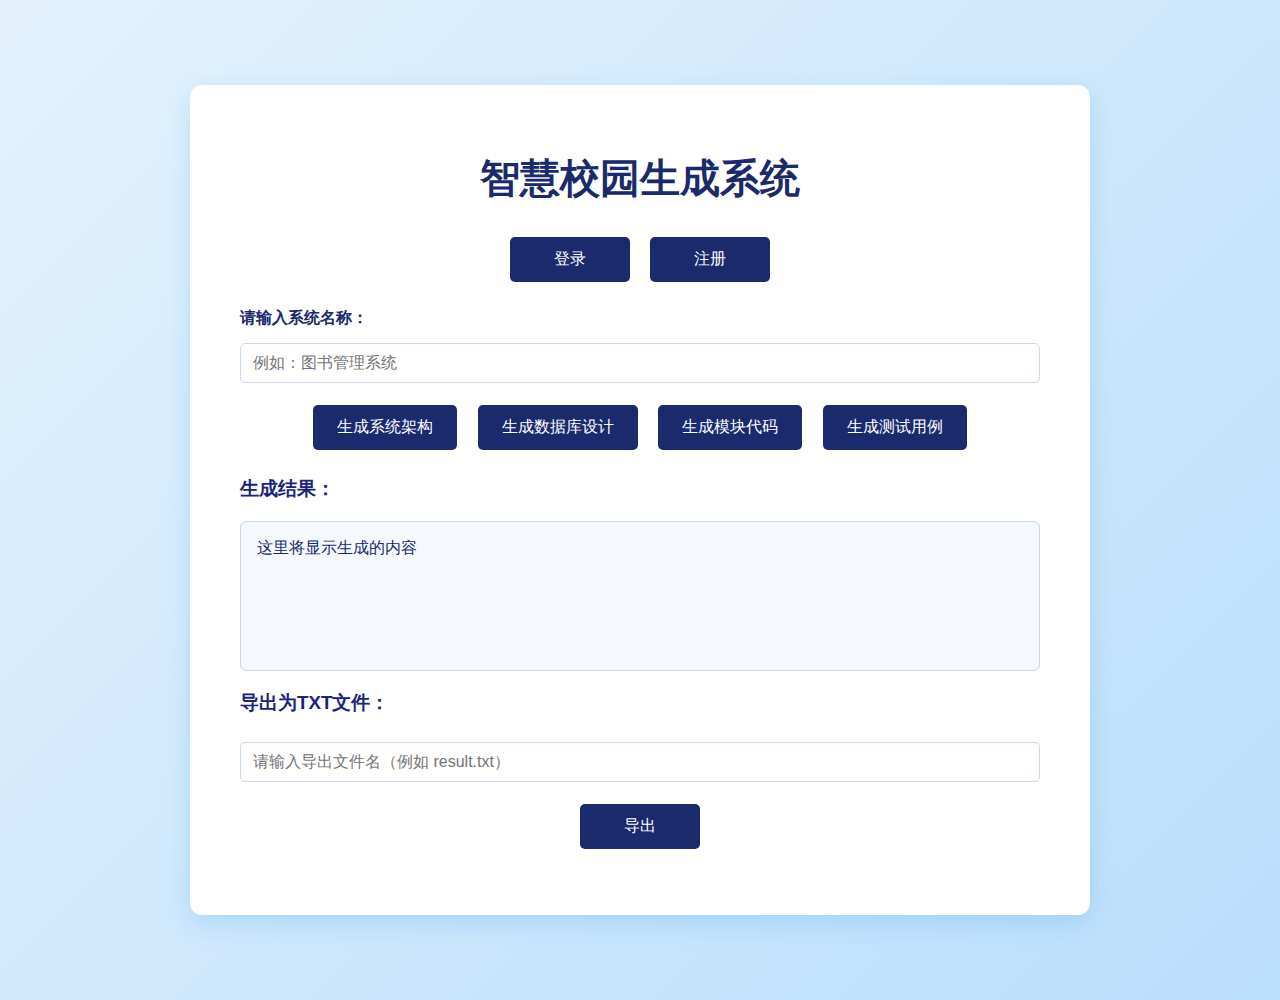
<file: templates/index.html>
<!DOCTYPE html>
<html lang="zh">

<head>
    <meta charset="UTF-8">
    <title>智慧校园生成系统</title>
    <link rel="stylesheet" href="/static/style.css">
</head>

<div id="loadingModal" onclick="hideLoading()" style="display:none; position:fixed; top:0; left:0; width:100%; height:100%;
     background-color:rgba(0,0,0,0.5); z-index:9999; text-align:center; padding-top:200px; color:white; font-size:24px; cursor: pointer;">
    正在调用大模型，请稍候…（点击隐藏）
</div>

<body>
    <div class="container">
        <div class="content">
            <h1>智慧校园生成系统</h1>

            <div class="buttons-container">
                <button onclick="location.href='/login'">登录</button>
                <button onclick="location.href='/register'">注册</button>
            </div>

            <label for="system_type">请输入系统名称：</label>
            <input type="text" id="system_type" name="system_type" placeholder="例如：图书管理系统">

            <div class="buttons-container">
                <button onclick="generate('architecture')">生成系统架构</button>
                <button onclick="generate('database')">生成数据库设计</button>
                <button onclick="generate('code')">生成模块代码</button>
                <button onclick="generate('test')">生成测试用例</button>
            </div>

            <h3>生成结果：</h3>
            <div id="result">这里将显示生成的内容</div>

            <h3>导出为TXT文件：</h3>
            <input type="text" id="filename" placeholder="请输入导出文件名（例如 result.txt）">
            <div class="buttons-container">
                <button onclick="exportTxt()">导出</button>
            </div>
        </div>
    </div>
    <script>
        function goToLogin() {
            window.location.href = "/login";
        }

        function goToRegister() {
            window.location.href = "/register";
        }

        function hideLoading() {
            document.getElementById("loadingModal").style.display = "none";
        }

        function generate(contentType) {
            const systemType = document.getElementById("system_type").value;
            if (!systemType) {
                alert("请输入系统名称！");
                return;
            }

            loadingModal.style.display = "block";

            fetch("/generate", {
                method: "POST",
                headers: { "Content-Type": "application/x-www-form-urlencoded" },
                body: new URLSearchParams({
                    system_type: systemType,
                    content_type: contentType
                })
            })
            .then(res => res.text())
            .then(data => {
                document.getElementById("result").textContent = data;
                document.getElementById("system_type").value = "";//生成前清除输入框
            })
            .catch(err => {
                document.getElementById("result").textContent = "请求出错：" + err;
            })
            .finally(() => {
                //隐藏提示框
                loadingModal.style.display = "none";
            });

        }

        function exportTxt() {
            const content = document.getElementById("result").textContent;
            const filename = document.getElementById("filename").value || "exported.txt";

            fetch("/export", {
                method: "POST",
                headers: { "Content-Type": "application/x-www-form-urlencoded" },
                body: new URLSearchParams({
                    export_content: content,
                    filename: filename
                })
            })
                .then(res => res.blob())
                .then(blob => {
                    const url = window.URL.createObjectURL(blob);
                    const a = document.createElement("a");
                    a.href = url;
                    a.download = filename;
                    a.click();
                    window.URL.revokeObjectURL(url);
                });
        }
    </script>
</body>

</html>
</file>
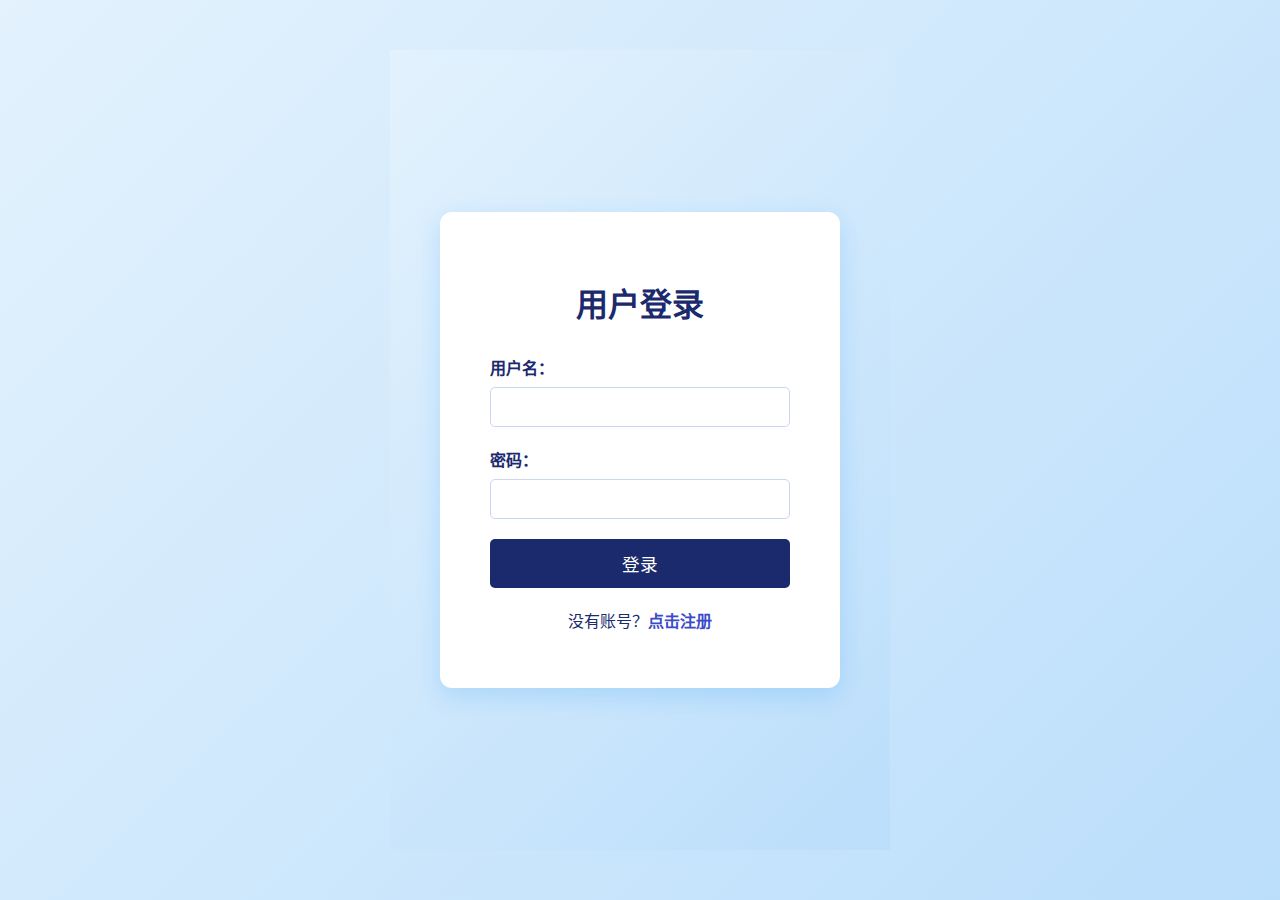
<file: templates/login.html>
<!DOCTYPE html>
<html lang="zh-CN">

<head>
    <meta charset="UTF-8">
    <link rel="stylesheet" href="/static/auth-style.css">
    <title>登录</title>
</head>

<body>
    <div class="container">
        <h2>用户登录</h2>
        <form method="POST" action="/login">
            <label for="username">用户名：</label>
            <input type="text" id="username" name="username" required>

            <label for="password">密码：</label>
            <input type="password" id="password" name="password" required>

            <button type="submit">登录</button>
        </form>
        <p>没有账号？<a href="/register">点击注册</a></p>
    </div>
</body>

</html>
</file>
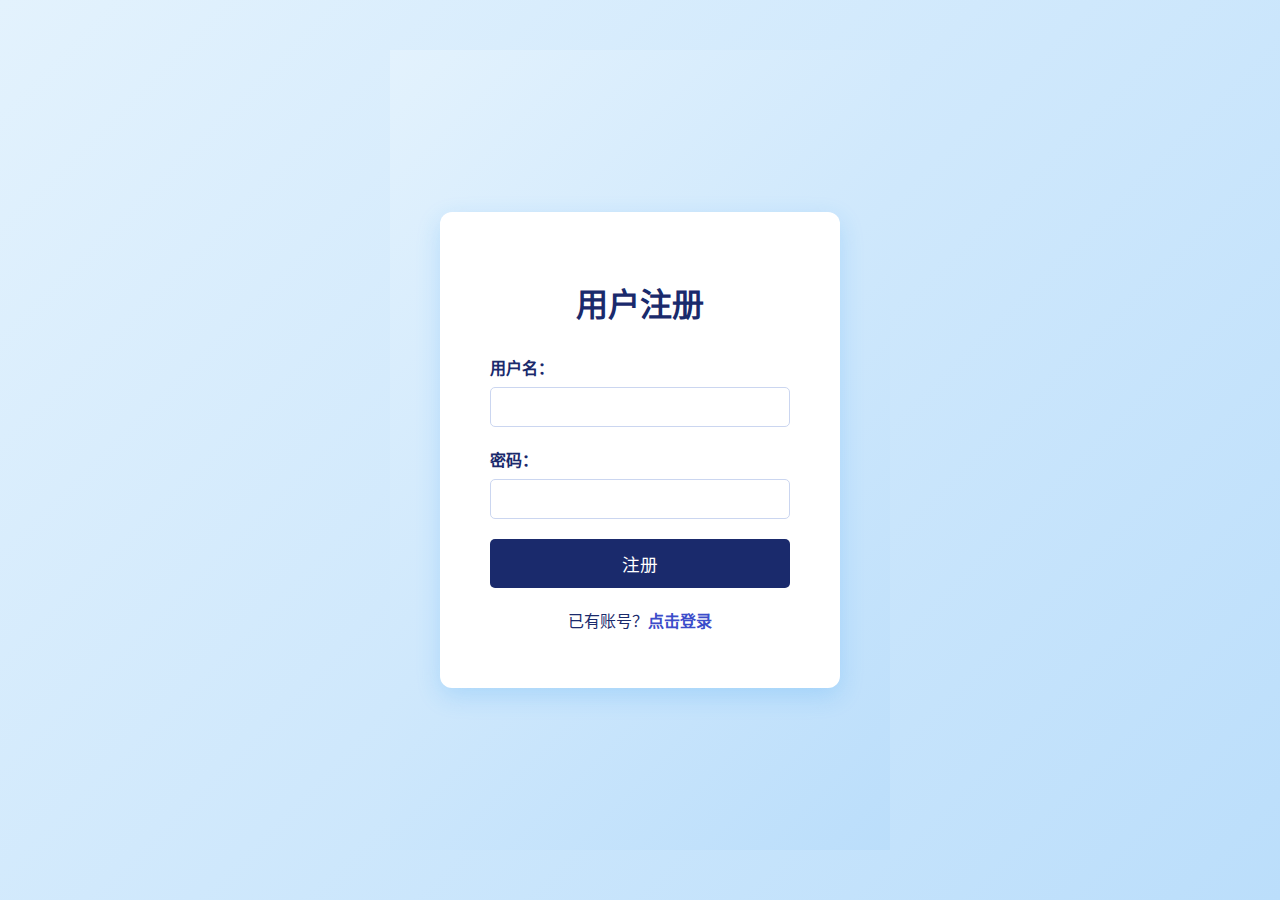
<file: templates/register.html>
<!DOCTYPE html>
<html lang="zh-CN">

<head>
    <meta charset="UTF-8">
    <link rel="stylesheet" href="/static/auth-style.css">
    <title>注册</title>
</head>

<body>
    <div class="container">
        <h2>用户注册</h2>
        <form method="POST" action="/register">
            <label for="username">用户名：</label>
            <input type="text" id="username" name="username" required>

            <label for="password">密码：</label>
            <input type="password" id="password" name="password" required>

            <button type="submit">注册</button>
        </form>
        <p>已有账号？<a href="/login">点击登录</a></p>
    </div>
</body>

</html>
</file>
<file: static/style.css>
html {
    height: 100%;
    margin: 0;
    background-color: #eaf4ff;
    font-family: "Segoe UI", Tahoma, Geneva, Verdana, sans-serif;
    color: #1a2a6c;
}

body {
    display: flex;
    justify-content: center;
    align-items: flex-start;  /* 顶部对齐 */
    padding: 50px;
    background: linear-gradient(135deg, #e3f2fd, #bbdefb);
    height: 100%;
    margin: 0;
    font-family: inherit;
    color: #1a237e;
}

.container {
    background-color: white;
    padding: 40px 50px;
    border-radius: 12px;
    box-shadow: 0 8px 25px rgba(33, 150, 243, 0.2);
    max-width: 900px;
    width: 100%;
    box-sizing: border-box;
    margin: auto; /* 自动水平居中 */
}

h1 {
    color: #1a2a6c;
    margin-bottom: 25px;
    font-weight: 700;
    font-size: 2.5rem;
    text-align: center;
}

button {
    background-color: #1a2a6c;
    color: white;
    border: none;
    padding: 12px 24px;
    font-size: 1rem;
    border-radius: 5px;
    cursor: pointer;
    margin: 6px 8px 6px 0;
    transition: background-color 0.3s ease;
    min-width: 120px;
}

button:hover {
    background-color: #3b4cca;
}

input[type="text"] {
    padding: 10px 12px;
    font-size: 1rem;
    border: 1.8px solid #cbd6f0;
    border-radius: 5px;
    width: 100%;
    transition: border-color 0.3s ease;
    margin: 8px 0 16px 0;
    box-sizing: border-box;
    color: #1a2a6c;
}

input[type="text"]:focus {
    border-color: #3b4cca;
    outline: none;
}

#result {
    white-space: pre-wrap;
    border: 1.8px solid #cbd6f0;
    padding: 16px;
    border-radius: 6px;
    background-color: #f5f9ff;
    min-height: 150px;
    margin-top: 12px;
    font-family: Consolas, monospace;
    font-size: 1rem;
    color: #1a2a6c;
    box-sizing: border-box;
}

label {
    font-weight: 600;
    margin-bottom: 6px;
    display: inline-block;
    color: #1a2a6c;
}

.buttons-container {
    margin-bottom: 20px;
    text-align: center; /* 按钮容器内居中 */
}

.buttons-container button {
    margin: 6px 8px; /* 按钮间距 */
}

@media (max-width: 600px) {
    .container {
        padding: 20px;
        max-width: 90vw;
    }

    button {
        width: 100%;
        margin: 8px 0;
    }
}
</file>
<file: static/auth-style.css>
/* auth-style.css */

html, body {
    height: 100%;
    margin: 0;
    background: linear-gradient(135deg, #e3f2fd, #bbdefb);
    font-family: "Segoe UI", Tahoma, Geneva, Verdana, sans-serif;
    color: #1a2a6c;
    display: flex;
    justify-content: center;
    align-items: center;
    padding: 50px;
    box-sizing: border-box;
}

body {
    background-color: transparent;
}

.container {
    background-color: white;
    padding: 40px 50px;
    border-radius: 12px;
    box-shadow: 0 8px 25px rgba(33, 150, 243, 0.2);
    max-width: 400px;
    width: 100%;
    box-sizing: border-box;
    text-align: center;
}

h2 {
    margin-bottom: 30px;
    color: #1a2a6c;
    font-weight: 700;
    font-size: 2rem;
}

form label {
    display: block;
    text-align: left;
    margin-bottom: 8px;
    font-weight: 600;
    color: #1a2a6c;
}

input[type="text"],
input[type="password"] {
    width: 100%;
    padding: 10px 12px;
    margin-bottom: 20px;
    border: 1.8px solid #cbd6f0;
    border-radius: 5px;
    font-size: 1rem;
    color: #1a2a6c;
    box-sizing: border-box;
    transition: border-color 0.3s ease;
}

input[type="text"]:focus,
input[type="password"]:focus {
    border-color: #3b4cca;
    outline: none;
}

button[type="submit"] {
    background-color: #1a2a6c;
    color: white;
    border: none;
    padding: 12px 24px;
    font-size: 1.1rem;
    border-radius: 5px;
    cursor: pointer;
    width: 100%;
    transition: background-color 0.3s ease;
}

button[type="submit"]:hover {
    background-color: #3b4cca;
}

p {
    margin-top: 20px;
    font-size: 1rem;
    color: #1a2a6c;
}

p a {
    color: #3b4cca;
    text-decoration: none;
    font-weight: 600;
}

p a:hover {
    text-decoration: underline;
}

/* 响应式 */
@media (max-width: 480px) {
    .container {
        padding: 30px 25px;
        max-width: 90vw;
    }

    h2 {
        font-size: 1.7rem;
    }
}
</file>
